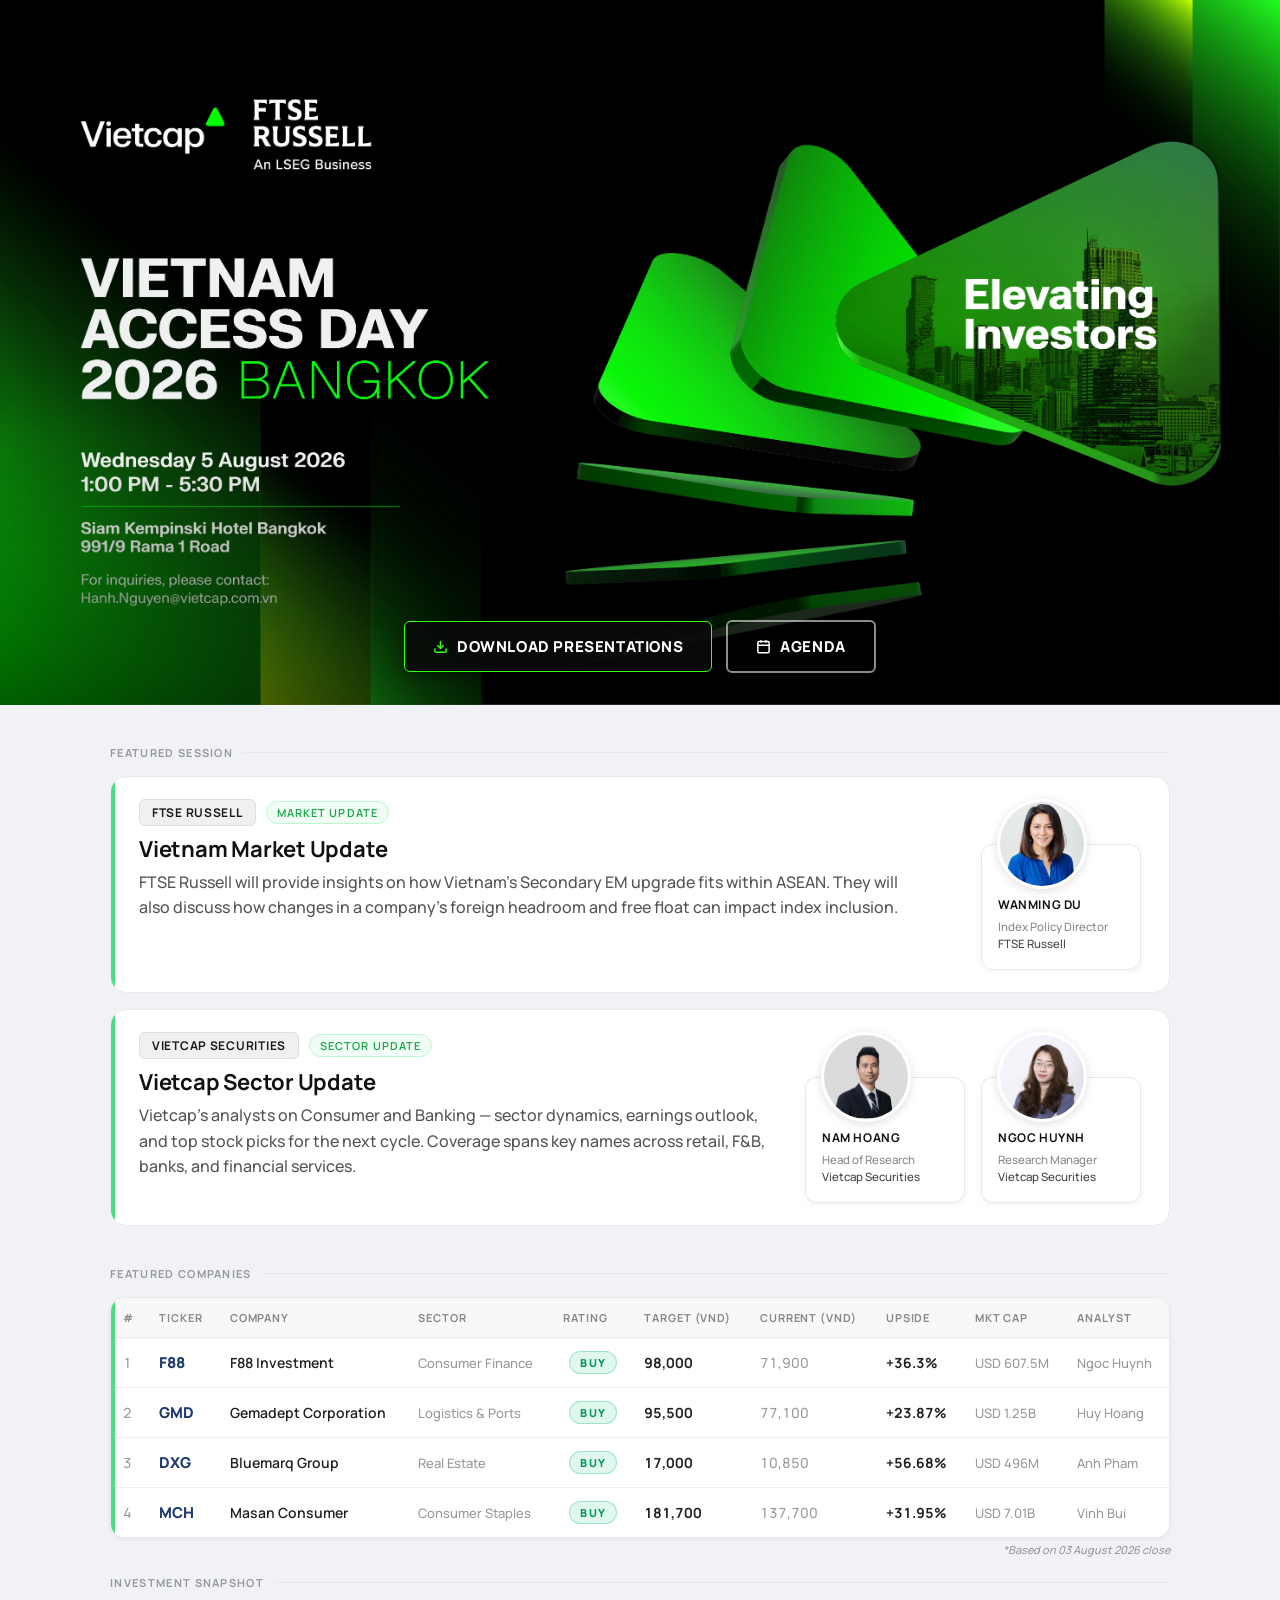
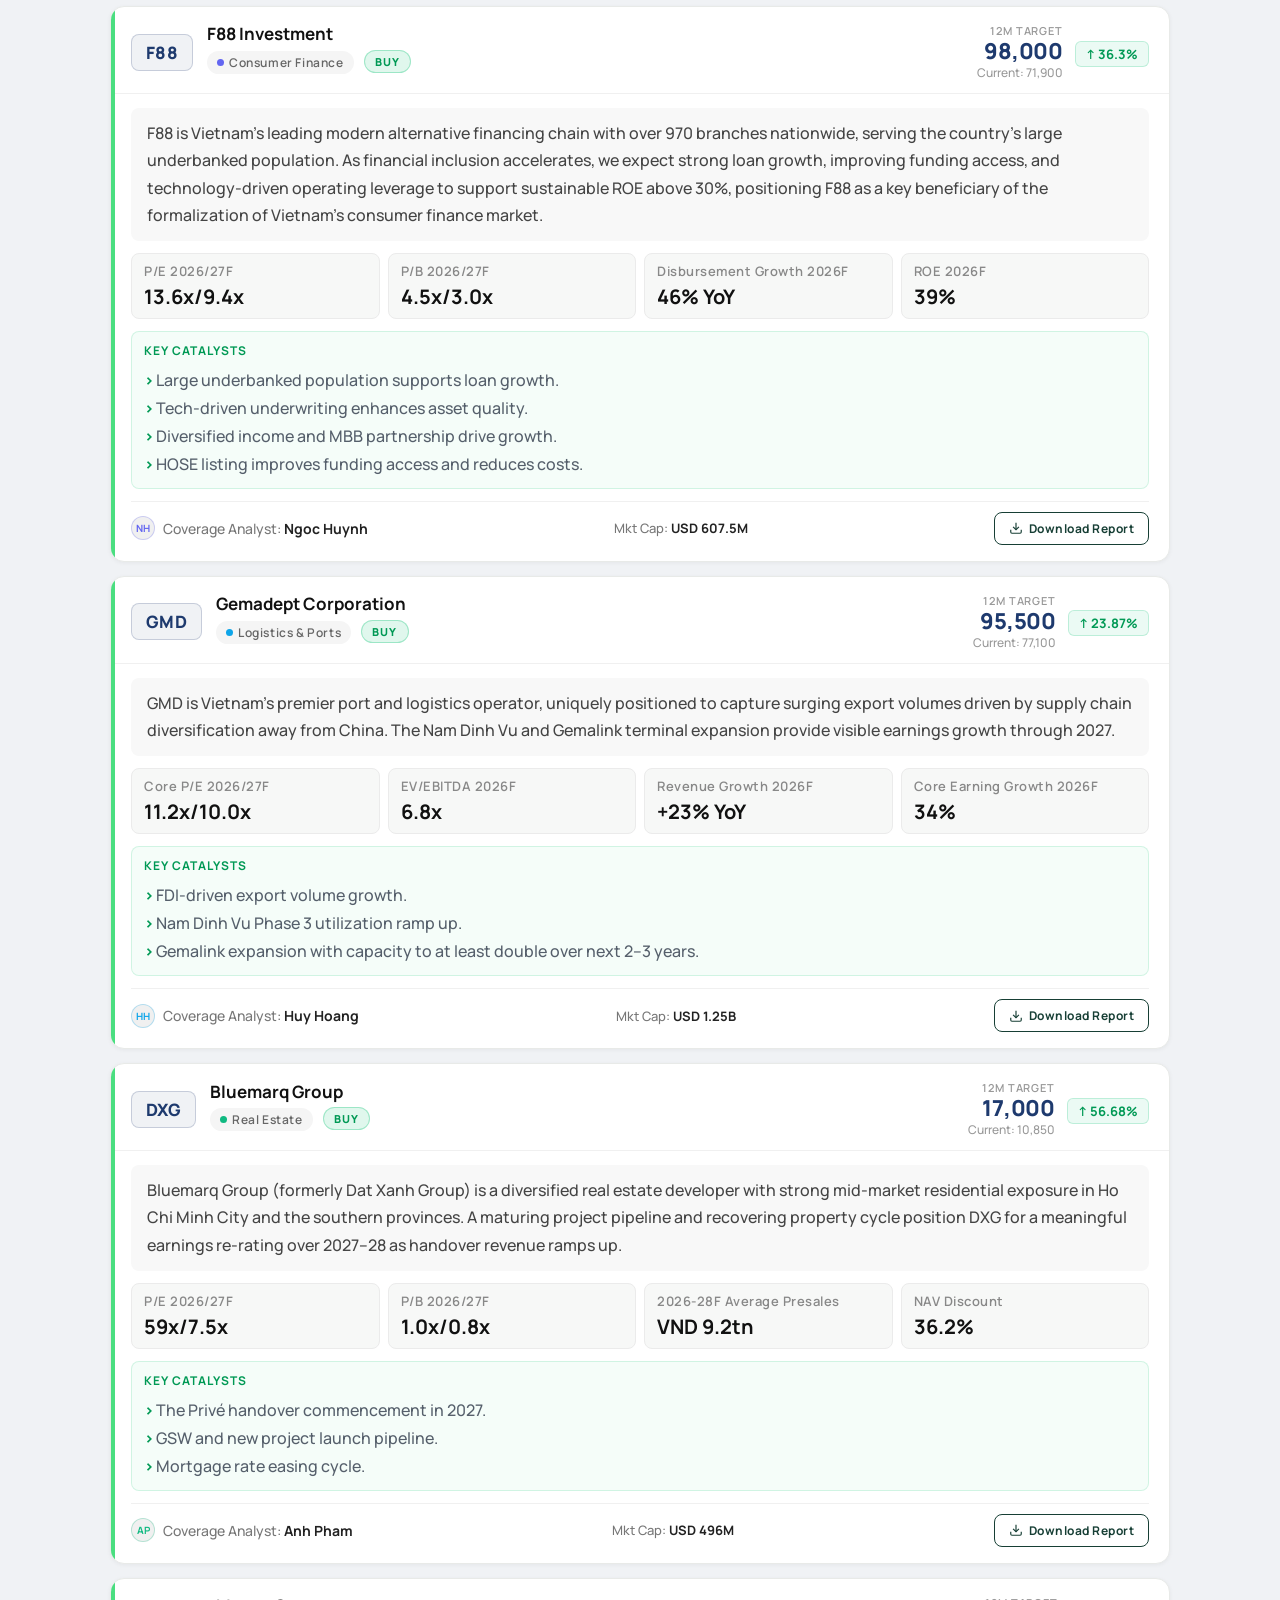
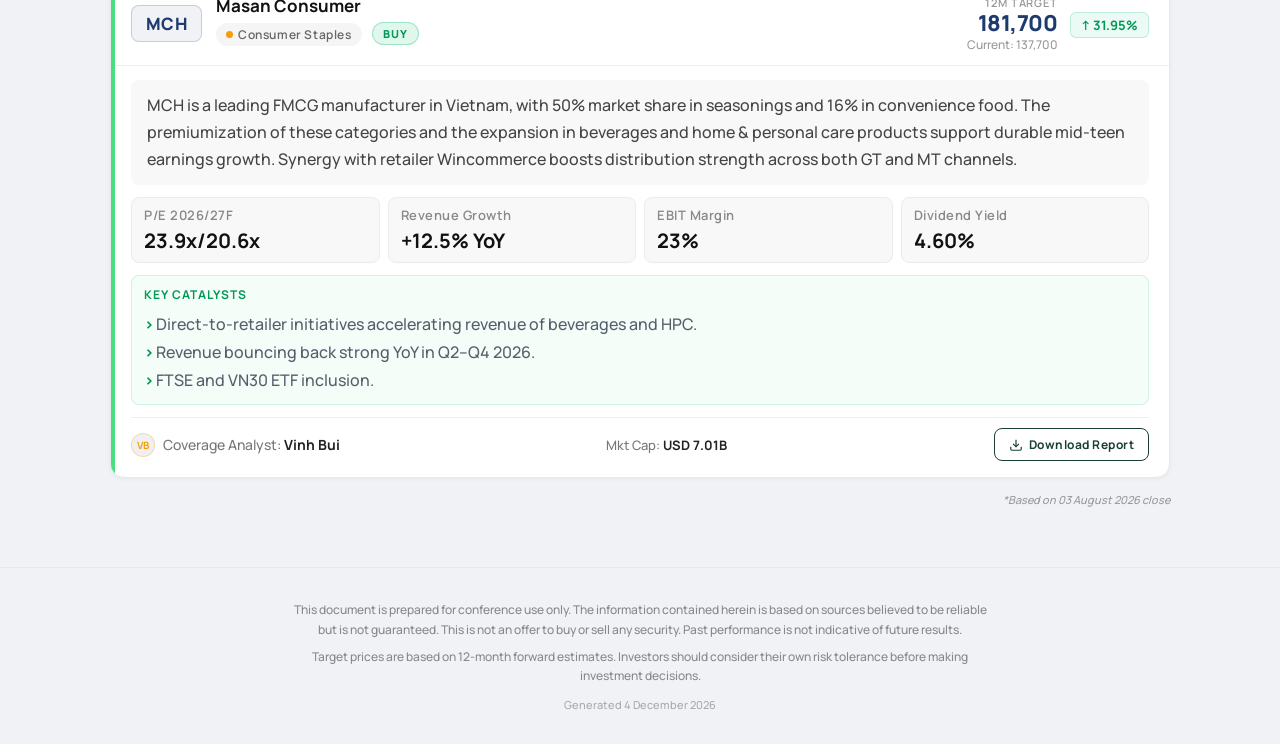
<file: docs/index.html>
<!DOCTYPE html>
<html lang="en">
<head>
<meta charset="UTF-8">
<meta name="viewport" content="width=device-width, initial-scale=1.0">
<link rel="preconnect" href="https://fonts.googleapis.com">
<link rel="preconnect" href="https://fonts.gstatic.com" crossorigin>
<link href="https://fonts.googleapis.com/css2?family=DM+Sans:wght@400;500;600;700;800&family=Manrope:wght@400;600;700;800&display=swap" rel="stylesheet">
<title>Vietcap Conference</title>
<style>
  :root {
    --bg: #f0f2f5;
    --surface: #ffffff;
    --surface2: #f5f5f5;
    --border: #e8e8e8;
    --text: #101820;
    --muted: #97999b;
    --green: #00bf6f;
    --dark: #173f35;
    --gold: #c08f4f;
    --buy-green: #00bf6f;
    --out-amber: #c08f4f;
  }

  * { box-sizing: border-box; margin: 0; padding: 0; }

  body {
    font-family: 'Manrope', 'DM Sans', 'Segoe UI', system-ui, -apple-system, sans-serif;
    background: var(--bg);
    color: var(--text);
    min-height: 100vh;
    font-size: 110%;
    font-weight: 500;
    -webkit-font-smoothing: antialiased;
    -moz-osx-font-smoothing: grayscale;
  }

  /* ── PDF Button ── */
  .pdf-btn {
    display: inline-flex;
    align-items: center;
    gap: 6px;
    font-size: 12px;
    font-weight: 700;
    letter-spacing: .04em;
    color: #173f35;
    background: #fff;
    border: 1.5px solid #173f35;
    border-radius: 8px;
    padding: 7px 14px;
    cursor: pointer;
    transition: background .15s, color .15s;
    white-space: nowrap;
    text-decoration: none;
    margin-left: auto;
  }
  .pdf-btn:hover { background: #173f35; color: #fff; }

  /* ── Hero ── */
  .hero {
    background: #000;
    border-bottom: none;
    position: relative;
  }
  .hero-backdrop {
    display: block;
    width: 100%;
    height: auto;
    max-height: 95vh;
    object-fit: cover;
    object-position: center center;
  }
  /* gradient scrim so buttons always read against the artwork */
  .hero::after {
    content: '';
    position: absolute;
    left: 0; right: 0; bottom: 0;
    height: 38%;
    background: linear-gradient(to top, rgba(0,0,0,0.62) 0%, transparent 100%);
    pointer-events: none;
  }

  /* ── FTSE Session ── */
  .ftse-session {
    background: #ffffff;
    border: 1px solid #e8eae8;
    border-radius: 16px;
    padding: 22px 28px;
    margin-bottom: 8px;
    position: relative;
    overflow: hidden;
  }
  .ftse-session::before {
    content: '';
    position: absolute;
    top: 0; left: 0;
    width: 4px; height: 100%;
    background: #4ADE80;
    border-radius: 16px 0 0 16px;
  }
  .ftse-body {
    display: flex;
    gap: 36px;
    align-items: flex-start;
  }
  .ftse-content { flex: 1; min-width: 0; }
  .ftse-speakers-row {
    display: flex;
    gap: 16px;
    flex-shrink: 0;
  }
  .ftse-speaker {
    position: relative;
    flex-shrink: 0;
    width: 160px;
    display: flex;
    flex-direction: column;
    align-items: flex-start;
  }
  .ftse-speaker img,
  .ftse-speaker-initials {
    width: 90px;
    height: 90px;
    border-radius: 50%;
    object-fit: cover;
    object-position: center top;
    border: 3px solid #fff;
    box-shadow: 0 2px 10px rgba(0,0,0,.13);
    position: relative;
    z-index: 1;
    margin-left: 16px;
    margin-bottom: -45px;
  }
  .ftse-speaker-initials {
    background: #e8e8e8;
    display: flex;
    align-items: center;
    justify-content: center;
    font-size: 26px;
    font-weight: 700;
    color: #999;
  }
  .ftse-speaker-card {
    background: #fff;
    border: 1px solid #e8e8e8;
    border-radius: 12px;
    padding: 52px 16px 18px;
    width: 100%;
    box-sizing: border-box;
    text-align: left;
    box-shadow: 0 1px 6px rgba(0,0,0,.06);
  }
  .ftse-speaker-name {
    font-size: 12px;
    font-weight: 700;
    color: #111;
    text-align: left;
    letter-spacing: .05em;
    text-transform: uppercase;
    line-height: 1.4;
    margin-bottom: 4px;
  }
  .ftse-speaker-role {
    font-size: 11.5px;
    color: #888;
    text-align: left;
    line-height: 1.6;
  }
  .ftse-speaker-company {
    font-size: 11.5px;
    color: #444;
    text-align: left;
    font-weight: 500;
  }
  .ftse-logo-row {
    display: flex;
    align-items: center;
    gap: 10px;
    margin-bottom: 8px;
  }
  .ftse-badge {
    font-size: 12px;
    font-weight: 700;
    letter-spacing: .06em;
    text-transform: uppercase;
    color: #1a1a1a;
    background: #f0f0f0;
    border: 1px solid #ddd;
    border-radius: 6px;
    padding: 4px 12px;
  }
  .ftse-tag {
    font-size: 11px;
    font-weight: 600;
    letter-spacing: .1em;
    text-transform: uppercase;
    color: #16a34a;
    border: 1px solid #bbf7d0;
    background: #f0fdf4;
    border-radius: 20px;
    padding: 3px 10px;
  }
  .ftse-title {
    font-size: 22px;
    font-weight: 700;
    color: #111111;
    letter-spacing: -.01em;
    margin-bottom: 6px;
  }
  .ftse-desc {
    font-size: 16px;
    line-height: 1.6;
    color: #555;
    max-width: 780px;
    margin-bottom: 0;
  }
  .ftse-meta {
    display: flex;
    gap: 10px;
    flex-wrap: wrap;
    font-size: 12px;
    font-weight: 500;
    color: #444;
  }
  .ftse-meta span {
    display: flex;
    align-items: center;
    gap: 6px;
    background: #f5f5f5;
    border: 1px solid #e0e0e0;
    border-radius: 20px;
    padding: 5px 12px;
  }

  /* ── Layout ── */
  .container { max-width: 1100px; margin: 0 auto; padding: 0 20px; }
  .section-label {
    font-size: 11px;
    font-weight: 700;
    letter-spacing: .12em;
    text-transform: uppercase;
    color: var(--muted);
    margin: 40px 0 16px;
    display: flex;
    align-items: center;
    gap: 10px;
  }
  .section-label::after {
    content: '';
    flex: 1;
    height: 1px;
    background: var(--border);
  }

  /* ── Company Card ── */
  .company-card {
    background: #ffffff;
    border: 1px solid #e8eae8;
    border-radius: 14px;
    margin-bottom: 14px;
    overflow: hidden;
    transition: box-shadow .2s;
    box-shadow: 0 1px 4px rgba(0,0,0,.05);
    position: relative;
  }
  .company-card::before {
    content: '';
    position: absolute;
    top: 0; left: 0;
    width: 4px; height: 100%;
    background: #4ADE80;
    border-radius: 14px 0 0 14px;
  }
  .company-card:hover {
    box-shadow: 0 4px 16px rgba(0,0,0,.08);
  }

  .card-header {
    display: flex;
    align-items: center;
    gap: 14px;
    padding: 16px 20px 12px 20px;
    flex-wrap: wrap;
    border-bottom: 1px solid #f0f0f0;
  }
  .card-num { display: none; }
  .ticker-block { flex: 0 0 auto; }
  .ticker-badge {
    display: inline-flex;
    align-items: center;
    font-size: 17px;
    font-weight: 800;
    letter-spacing: .02em;
    padding: 6px 14px;
    border-radius: 8px;
    border: 1.5px solid;
  }
  .company-name {
    font-size: 17px;
    font-weight: 700;
    line-height: 1.2;
    margin-bottom: 2px;
    color: #111;
  }
  .sector-tag {
    display: inline-flex;
    align-items: center;
    gap: 5px;
    font-size: 12px;
    font-weight: 600;
    letter-spacing: .05em;
    padding: 3px 10px;
    border-radius: 20px;
    background: #f5f5f5;
    color: #666;
    margin-bottom: 6px;
  }
  .sector-dot { width: 7px; height: 7px; border-radius: 50%; }

  .rating-pill {
    display: inline-block;
    font-size: 11px;
    font-weight: 800;
    letter-spacing: .1em;
    padding: 3px 10px;
    border-radius: 20px;
    margin-left: 6px;
  }
  .rating-BUY { background: rgba(0,191,111,.12); color: #009955; border: 1px solid rgba(0,191,111,.3); }
  .rating-OUTPERFORM { background: rgba(192,143,79,.12); color: #a07030; border: 1px solid rgba(192,143,79,.3); }

  .price-block {
    margin-left: auto;
    display: flex;
    align-items: center;
    gap: 12px;
    flex: 0 0 auto;
  }
  .price-block-inner { text-align: right; }
  .target-price {
    font-size: 22px;
    font-weight: 800;
    letter-spacing: -.01em;
    line-height: 1;
    color: #1e3a6e;
  }
  .price-label { font-size: 11px; color: #999; margin-bottom: 2px; font-weight: 600; letter-spacing: .08em; text-transform: uppercase; }
  .upside-badge {
    display: inline-block;
    font-size: 13px;
    font-weight: 700;
    color: #009955;
    background: rgba(0,191,111,.08);
    border: 1px solid rgba(0,191,111,.2);
    border-radius: 6px;
    padding: 3px 10px;
    margin-top: 3px;
  }
  .current-price { font-size: 12px; color: #999; margin-top: 2px; }

  .card-body { padding: 14px 20px 16px; }

  /* ── Thesis ── */
  .thesis-box {
    background: #f8f8f8;
    border-radius: 8px;
    padding: 12px 16px;
    font-size: 16px;
    line-height: 1.7;
    color: #444;
    margin-bottom: 12px;
    font-weight: 500;
  }

  /* ── Key Metrics ── */
  .metrics-grid {
    display: grid;
    grid-template-columns: repeat(4, 1fr);
    gap: 8px;
    margin-bottom: 12px;
  }
  .metric-cell {
    background: #f7f8f7;
    border: 1px solid #ebebeb;
    border-radius: 8px;
    padding: 8px 12px;
  }
  .metric-label { font-size: 13px; color: #888; font-weight: 600; letter-spacing: .04em; margin-bottom: 3px; }
  .metric-value { font-size: 20px; font-weight: 700; color: #111; }

  /* ── Catalysts & Risks ── */
  .two-col { display: grid; grid-template-columns: 1fr 1fr; gap: 16px; }
  @media (max-width: 600px) { .two-col { grid-template-columns: 1fr; } }

  .list-box { border-radius: 8px; padding: 10px 12px; }
  .list-box.catalysts { background: rgba(0,191,111,.04); border: 1px solid rgba(0,191,111,.15); }
  .list-box.risks     { background: rgba(220,50,50,.03);  border: 1px solid rgba(220,50,50,.12);  }
  .list-title {
    font-size: 12px;
    font-weight: 700;
    letter-spacing: .08em;
    text-transform: uppercase;
    margin-bottom: 7px;
  }
  .list-box.catalysts .list-title { color: #009955; }
  .list-box.risks     .list-title { color: #cc3333; }
  .list-box ul { list-style: none; }
  .list-box ul li {
    font-size: 16px;
    color: #555f6b;
    padding: 2px 0;
    padding-left: 12px;
    position: relative;
    line-height: 1.5;
  }
  .list-box ul li::before { content: '›'; position: absolute; left: 0; font-weight: 700; }
  .list-box.catalysts ul li::before { color: #009955; }
  .list-box.risks     ul li::before { color: #cc3333; }

  /* ── Analyst ── */
  .analyst-row {
    display: flex;
    align-items: center;
    gap: 8px;
    margin-top: 12px;
    padding-top: 10px;
    border-top: 1px solid #f0f0f0;
  }
  .analyst-avatar {
    width: 24px; height: 24px;
    border-radius: 50%;
    display: flex; align-items: center; justify-content: center;
    font-size: 10px; font-weight: 700;
    background: #f0f0f0;
    border: 1px solid #ddd;
    flex-shrink: 0;
  }
  .analyst-name { font-size: 14px; color: #777; }
  .analyst-name strong { color: #222; font-weight: 700; }
  .market-cap { margin-left: auto; font-size: 13px; color: #777; }
  .market-cap strong { color: #222; font-weight: 700; }

  /* ── Summary table ── */
  .summary-table-wrap {
    position: relative;
    border-radius: 14px;
    overflow: hidden;
    border: 1px solid #e8eae8;
    box-shadow: 0 1px 4px rgba(0,0,0,.06);
    margin-bottom: 4px;
  }
  .summary-table-wrap::before {
    content: '';
    position: absolute;
    top: 0; left: 0;
    width: 4px; height: 100%;
    background: #4ADE80;
    z-index: 1;
  }
  .summary-table {
    width: 100%;
    border-collapse: collapse;
    font-size: 14px;
    background: #ffffff;
  }
  .summary-table th {
    text-align: left;
    padding: 12px 12px;
    font-size: 11px;
    font-weight: 700;
    letter-spacing: .08em;
    text-transform: uppercase;
    white-space: nowrap;
    color: #888;
    background: #f7f8f7;
    border-bottom: 1px solid #e8eae8;
  }
  .summary-table td {
    padding: 13px 12px;
    border-bottom: 1px solid #eee;
    vertical-align: middle;
    color: #222;
    white-space: nowrap;
  }
  .summary-table tr:last-child td { border-bottom: none; }
  .summary-table tr:hover td { background: #fafcfa; }
  .ticker-cell { font-weight: 800; font-size: 15px; }
  .upside-cell { font-weight: 700; color: #009955; }
  .num-cell { font-variant-numeric: tabular-nums; }

  /* ── Footer ── */
  footer {
    margin-top: 60px;
    padding: 32px 20px;
    border-top: 1px solid var(--border);
    text-align: center;
    background: #f0f2f5;
  }
  footer p {
    font-size: 12px;
    color: #888;
    max-width: 700px;
    margin: 0 auto 8px;
    line-height: 1.6;
  }
  footer .gen-time { font-size: 11px; color: #aaa; margin-top: 12px; }

  /* ── Hero CTA buttons ── */
  .hero-cta {
    position: absolute;
    bottom: 32px;
    left: 0; right: 0;
    display: flex;
    gap: 14px;
    justify-content: center;
    align-items: center;
    z-index: 2;
    padding: 0 24px;
  }
  .hero-btn {
    display: inline-flex;
    align-items: center;
    gap: 9px;
    font-family: 'Manrope', 'DM Sans', sans-serif;
    font-size: 15px;
    font-weight: 800;
    letter-spacing: .04em;
    text-transform: uppercase;
    border-radius: 6px;
    padding: 14px 28px;
    cursor: pointer;
    text-decoration: none;
    white-space: nowrap;
    transition: background .15s, color .15s, border-color .15s, transform .1s;
  }
  .hero-btn:hover { transform: translateY(-2px); }
  /* Primary: dark with green border — main action */
  .hero-btn-primary {
    color: #fff;
    background: rgba(10,10,10,0.88);
    border: 1.5px solid #39FF14;
    box-shadow: 0 4px 18px rgba(0,0,0,0.35);
  }
  .hero-btn-primary:hover { background: rgba(20,20,20,0.97); box-shadow: 0 6px 24px rgba(0,0,0,0.5); }
  /* Secondary: outlined — supporting action */
  .hero-btn-secondary {
    color: #fff;
    background: transparent;
    border: 2px solid rgba(255,255,255,0.55);
  }
  .hero-btn-secondary:hover { border-color: #39FF14; color: #39FF14; }

  /* ── Mobile ── */
  @media (max-width: 768px) {
    .container { padding: 0 14px; }

    /* Hero */
    .hero-backdrop { max-height: 55vw; object-fit: cover; }
    .hero-cta { bottom: 7px; gap: 5px; padding: 0 8px; }
    .hero-btn { font-size: 8px; padding: 5px 9px; gap: 4px; letter-spacing: .02em; border-width: 1px; border-radius: 4px; }
    .hero-btn svg { width: 9px; height: 9px; }

    /* FTSE card */
    .ftse-session { padding: 18px 16px; }
    .ftse-body { flex-direction: column; gap: 16px; }
    .ftse-speakers-row { flex-direction: column; gap: 12px; width: 100%; }
    .ftse-speaker { flex-direction: row; align-items: center; width: 100%; gap: 14px; }
    .ftse-speaker img, .ftse-speaker-initials { width: 60px; height: 60px; margin-left: 0; margin-bottom: 0; }
    .ftse-speaker-card { padding: 12px 14px; }
    .ftse-speaker-name { font-size: 12px; }
    .ftse-speaker-role, .ftse-speaker-company { font-size: 11px; }
    .ftse-title { font-size: 17px; }
    .ftse-desc { font-size: 13px; }
    .ftse-logo-row { flex-wrap: wrap; }

    /* Section labels */
    .section-label { margin: 28px 0 12px; font-size: 10px; }

    /* Summary table */
    .summary-table-wrap { overflow-x: auto; }
    .summary-table { font-size: 12px; min-width: 560px; }
    .summary-table th, .summary-table td { padding: 9px 10px; }

    /* Company cards */
    .company-card { border-radius: 12px; }
    .card-header {
      padding: 14px 14px 10px;
      gap: 8px;
      flex-wrap: wrap;
    }
    .ticker-block { flex: 0 0 auto; }
    .ticker-badge { font-size: 13px; padding: 4px 10px; }
    .card-header > div:nth-child(2) { flex: 1; min-width: 0; }
    .company-name { font-size: 14px; }
    .sector-tag { font-size: 11px; }
    .price-block {
      flex: 0 0 100%;
      flex-direction: row;
      align-items: center;
      justify-content: space-between;
      background: #f8f8f8;
      border-radius: 8px;
      padding: 8px 12px;
      margin-top: 2px;
    }
    .price-block-inner { text-align: left; }
    .target-price { font-size: 18px; }
    .upside-badge { font-size: 12px; padding: 3px 10px; margin-top: 0; }
    .current-price { font-size: 11px; }
    .card-body { padding: 12px 14px 14px; }
    .thesis-box { font-size: 13px; line-height: 1.6; padding: 10px 12px; }
    .metrics-grid { grid-template-columns: repeat(2, 1fr); gap: 8px; }
    .metric-label { font-size: 11px; }
    .metric-value { font-size: 15px; }
    .list-title { font-size: 11px; }
    .list-box ul li { font-size: 13px; }
    .two-col { grid-template-columns: 1fr; gap: 8px; }
    .analyst-row { flex-wrap: wrap; gap: 6px; font-size: 13px; }
    .pdf-btn { margin-left: 0; width: 100%; justify-content: center; }
    .market-cap { margin-left: auto; }
  }

  #loading {
    text-align: center;
    padding: 80px 20px;
    color: var(--muted);
    font-size: 15px;
  }
</style>
</head>
<body>

<div class="hero">
  <img src="images/backdrop-bangkok-v2.jpg" alt="Vietnam Access Days 2026 Bangkok" class="hero-backdrop">
  <div class="hero-cta">
    <a class="hero-btn hero-btn-primary" href="presentations/" target="_blank" rel="noopener">
      <svg width="15" height="15" fill="none" stroke="#39FF14" stroke-width="2.4" viewBox="0 0 24 24"><path d="M21 15v4a2 2 0 0 1-2 2H5a2 2 0 0 1-2-2v-4"/><polyline points="7 10 12 15 17 10"/><line x1="12" y1="15" x2="12" y2="3"/></svg>
      Download Presentations
    </a>
    <a class="hero-btn hero-btn-secondary" href="VAD-Bangkok-2026-Agenda.pdf" target="_blank" rel="noopener">
      <svg width="15" height="15" fill="none" stroke="currentColor" stroke-width="2.4" viewBox="0 0 24 24"><rect x="3" y="4" width="18" height="18" rx="2"/><path d="M16 2v4M8 2v4M3 10h18"/></svg>
      Agenda
    </a>
  </div>
</div>


<div class="container">
  <div id="loading">Loading company data…</div>
  <div id="content" style="display:none">

    <div class="section-label">Featured Session</div>
    <div class="ftse-session">
      <div class="ftse-body">
        <div class="ftse-content">
          <div class="ftse-logo-row">
            <span class="ftse-badge">FTSE Russell</span>
            <span class="ftse-tag">Market Update</span>
          </div>
          <div class="ftse-title">Vietnam Market Update</div>
          <p class="ftse-desc">FTSE Russell will provide insights on how Vietnam's Secondary EM upgrade fits within ASEAN. They will also discuss how changes in a company's foreign headroom and free float can impact index inclusion.</p>
        </div>
        <div class="ftse-speaker">
          <img src="images/wanming-du.jpg" alt="Wanming Du" id="ftse-speaker-avatar" style="width:90px;height:90px;border-radius:50%;object-fit:cover;object-position:center top;flex-shrink:0;">
          <div class="ftse-speaker-card">
            <div class="ftse-speaker-name">Wanming Du</div>
            <div class="ftse-speaker-role">Index Policy Director</div>
            <div class="ftse-speaker-company">FTSE Russell</div>
          </div>
        </div>
      </div>
    </div>

    <div class="ftse-session" style="margin-top:16px">
      <div class="ftse-body">
        <div class="ftse-content">
          <div class="ftse-logo-row">
            <span class="ftse-badge">Vietcap Securities</span>
            <span class="ftse-tag">Sector Update</span>
          </div>
          <div class="ftse-title">Vietcap Sector Update</div>
          <p class="ftse-desc">Vietcap's analysts on Consumer and Banking — sector dynamics, earnings outlook, and top stock picks for the next cycle. Coverage spans key names across retail, F&B, banks, and financial services.</p>
        </div>
        <div class="ftse-speakers-row">
          <div class="ftse-speaker">
            <img src="images/nam-hoang.jpg" alt="Nam Hoang" style="width:90px;height:90px;border-radius:50%;object-fit:cover;object-position:center top;flex-shrink:0;">
            <div class="ftse-speaker-card">
              <div class="ftse-speaker-name">Nam Hoang</div>
              <div class="ftse-speaker-role">Head of Research</div>
              <div class="ftse-speaker-company">Vietcap Securities</div>
            </div>
          </div>
          <div class="ftse-speaker">
            <img src="images/ngoc-huynh.jpg" alt="Ngoc Huynh" style="width:90px;height:90px;border-radius:50%;object-fit:cover;object-position:center top;flex-shrink:0;">
            <div class="ftse-speaker-card">
              <div class="ftse-speaker-name">Ngoc Huynh</div>
              <div class="ftse-speaker-role">Research Manager</div>
              <div class="ftse-speaker-company">Vietcap Securities</div>
            </div>
          </div>
        </div>
      </div>
    </div>

    <div class="section-label">Featured Companies</div>
    <div class="summary-table-wrap"><table class="summary-table" id="summary-table">
      <thead>
        <tr>
          <th>#</th>
          <th>Ticker</th>
          <th>Company</th>
          <th>Sector</th>
          <th>Rating</th>
          <th>Target (VND)</th>
          <th>Current (VND)</th>
          <th>Upside</th>
          <th>Mkt Cap</th>
          <th>Analyst</th>
        </tr>
      </thead>
      <tbody id="summary-body"></tbody>
    </table></div>
    <p style="font-size:11px;color:#999;font-style:italic;margin:2px 0 0 0;text-align:right;">*Based on 03 August 2026 close</p>

    <div class="section-label" style="margin-top:18px;">Investment Snapshot</div>
    <div id="cards-container"></div>
    <p style="font-size:11px;color:#999;font-style:italic;margin:2px 0 0 0;text-align:right;">*Based on 03 August 2026 close</p>

  </div>
</div>

<footer>
  <p>This document is prepared for conference use only. The information contained herein is based on sources believed to be reliable but is not guaranteed. This is not an offer to buy or sell any security. Past performance is not indicative of future results.</p>
  <p>Target prices are based on 12-month forward estimates. Investors should consider their own risk tolerance before making investment decisions.</p>
  <div class="gen-time" id="gen-time"></div>
</footer>

<script>
async function load() {
  const res = await fetch('data/companies.json?v=' + Date.now());
  const data = await res.json();
  const conf = data.conference;
  const companies = data.companies;

  // Hero
  document.title = 'Vietcap Conference';

  // Summary table
  const tbody = document.getElementById('summary-body');
  companies.forEach(c => {
    const tr = document.createElement('tr');
    tr.innerHTML = `
      <td class="num-cell" style="color:var(--muted)">${c.id}</td>
      <td class="ticker-cell" style="color:#1e3a6e">${c.ticker}</td>
      <td style="font-weight:600">${c.name}</td>
      <td style="color:var(--muted);font-size:13px">${c.sector}</td>
      <td><span class="rating-pill rating-${c.rating}">${c.rating}</span></td>
      <td class="num-cell" style="font-weight:700">${c.targetPrice.toLocaleString()}</td>
      <td class="num-cell" style="color:var(--muted)">${c.currentPrice.toLocaleString()}</td>
      <td class="upside-cell num-cell">+${c.upside}%</td>
      <td style="color:var(--muted);font-size:13px">${c.marketCap}</td>
      <td style="font-size:13px;color:var(--muted)">${c.analyst}</td>
    `;
    tbody.appendChild(tr);
  });

  // Cards
  const container = document.getElementById('cards-container');
  companies.forEach(c => {
    const initials = c.analyst.split(' ').map(w => w[0]).join('').slice(0,2).toUpperCase();
    // Auto-calculate NAV Discount for DXG
    if (c.ticker === 'DXG') {
      const navMetric = c.keyMetrics.find(m => m.label === 'NAV Discount');
      if (navMetric) navMetric.value = Math.abs(c.currentPrice / c.targetPrice - 1).toLocaleString('en', {style:'percent', minimumFractionDigits:1, maximumFractionDigits:1});
    }
    const card = document.createElement('div');
    card.className = 'company-card';
    card.innerHTML = `
      <div class="card-header">
        <div class="ticker-block">
          <div class="ticker-badge" style="color:#1e3a6e;border-color:#1e3a6e33;background:#1e3a6e11">
            ${c.ticker}
          </div>
        </div>
        <div style="flex:1;min-width:200px">
          <div class="company-name">${c.name}</div>
          <div>
            <span class="sector-tag">
              <span class="sector-dot" style="background:${c.sectorColor}"></span>
              ${c.sector}
            </span>
            <span class="rating-pill rating-${c.rating}">${c.rating}</span>
          </div>
        </div>
        <div class="price-block">
          <div class="price-block-inner">
            <div class="price-label">12M Target</div>
            <div class="target-price">${c.targetPrice.toLocaleString()}</div>
            <div class="current-price">Current: ${c.currentPrice.toLocaleString()}</div>
          </div>
          <span class="upside-badge">↑ ${c.upside}%</span>
        </div>
      </div>

      <div class="card-body">
        <div class="thesis-box">
          ${c.thesis}
        </div>

        <div class="metrics-grid">
          ${c.keyMetrics.map(m => `
            <div class="metric-cell">
              <div class="metric-label">${m.label}</div>
              <div class="metric-value">${m.value}</div>
            </div>
          `).join('')}
        </div>

        <div class="list-box catalysts">
            <div class="list-title">Key Catalysts</div>
            <ul>${c.catalysts.map(x => `<li>${x}</li>`).join('')}</ul>
          </div>

        <div class="analyst-row">
          <div class="analyst-avatar" style="color:${c.sectorColor};border-color:${c.sectorColor}44">${initials}</div>
          <div class="analyst-name">Coverage Analyst: <strong>${c.analyst}</strong></div>
          <div class="market-cap">Mkt Cap: <strong>${c.marketCap}</strong></div>
          <a class="pdf-btn" href="reports/${c.ticker}.pdf" download="${c.ticker}_VAD_Bangkok_2026.pdf">
            <svg width="14" height="14" fill="none" stroke="currentColor" stroke-width="2" viewBox="0 0 24 24"><path d="M21 15v4a2 2 0 0 1-2 2H5a2 2 0 0 1-2-2v-4"/><polyline points="7 10 12 15 17 10"/><line x1="12" y1="15" x2="12" y2="3"/></svg>
            Download Report
          </a>
        </div>
      </div>
    `;
    container.appendChild(card);
  });

  document.getElementById('loading').style.display = 'none';
  document.getElementById('content').style.display = 'block';

  const now = new Date();
  document.getElementById('gen-time').textContent = 'Generated ' + now.toLocaleDateString('en-GB', {day:'numeric',month:'long',year:'numeric'});
}


load().catch(e => {
  document.getElementById('loading').textContent = 'Error loading data: ' + e.message;
});
</script>
</body>
</html>
</file>
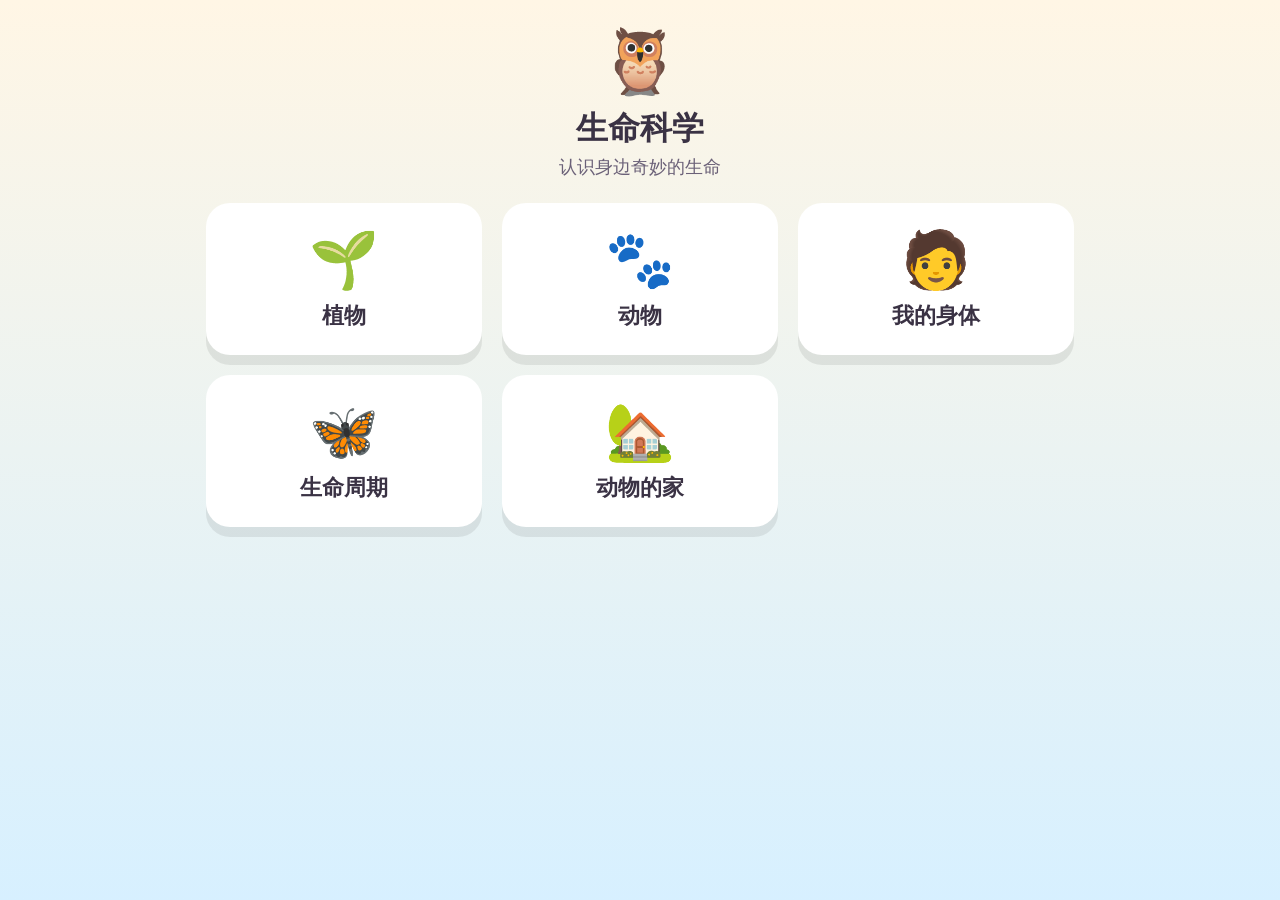
<file: kids-website/index.html>
<!DOCTYPE html>
<html lang="zh-CN">
<head>
<meta charset="UTF-8">
<meta name="viewport" content="width=device-width, initial-scale=1.0, maximum-scale=1.0, user-scalable=no">
<title>科学乐园 - 我的生命科学小天地</title>
<link rel="icon" href="data:image/svg+xml,<svg xmlns=%22http://www.w3.org/2000/svg%22 viewBox=%220 0 100 100%22><text y=%22.9em%22 font-size=%2290%22>🦉</text></svg>">
<link rel="stylesheet" href="css/style.css">
</head>
<body>
<div id="app"></div>
<script src="js/data.js"></script>
<script src="js/app.js"></script>
</body>
</html>
</file>
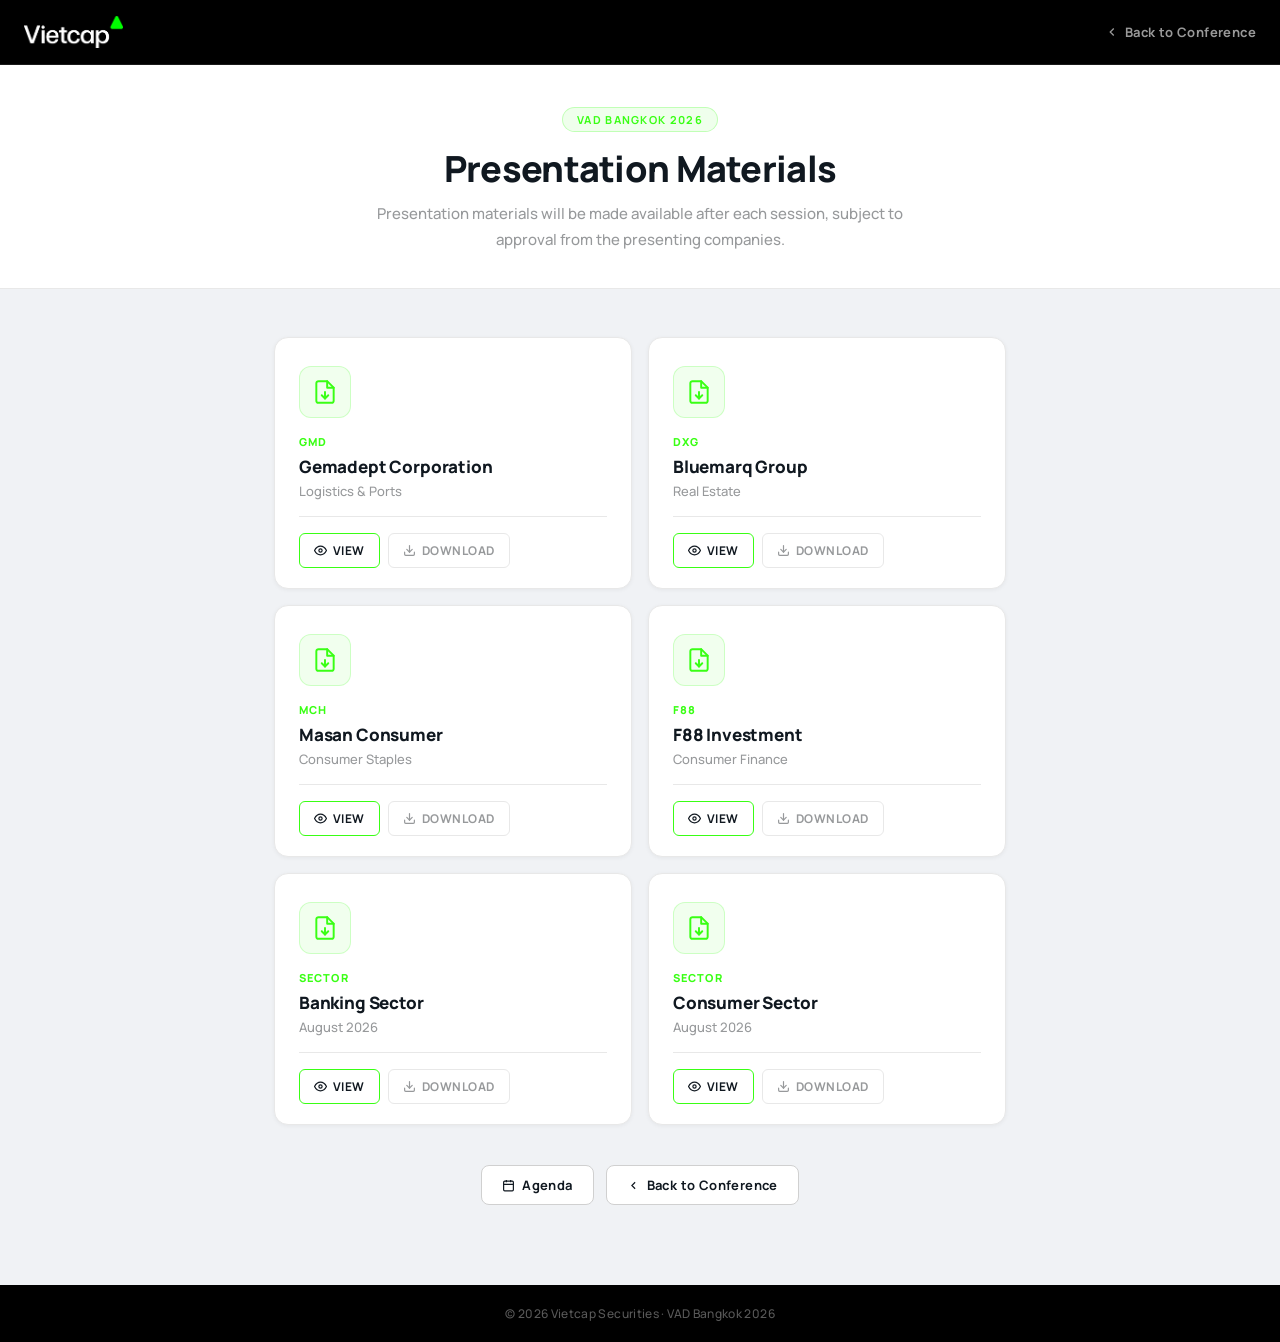
<file: docs/presentations/index.html>
<!DOCTYPE html>
<html lang="en">
<head>
<meta charset="UTF-8">
<meta name="viewport" content="width=device-width, initial-scale=1.0">
<link rel="preconnect" href="https://fonts.googleapis.com">
<link rel="preconnect" href="https://fonts.gstatic.com" crossorigin>
<link href="https://fonts.googleapis.com/css2?family=DM+Sans:wght@400;500;600;700;800&family=Manrope:wght@400;600;700;800&display=swap" rel="stylesheet">
<title>Presentation Materials — Vietcap Conference</title>
<style>
  :root {
    --bg: #f0f2f5;
    --surface: #ffffff;
    --border: #e8e8e8;
    --text: #101820;
    --muted: #97999b;
    --green: #39FF14;
    --dark: #173f35;
  }

  * { box-sizing: border-box; margin: 0; padding: 0; }

  body {
    font-family: 'Manrope', 'DM Sans', system-ui, sans-serif;
    background: var(--bg);
    color: var(--text);
    min-height: 100vh;
    font-size: 110%;
    font-weight: 500;
    -webkit-font-smoothing: antialiased;
  }

  /* ── Top bar ── */
  .topbar {
    background: #000;
    border-bottom: 1px solid #1a1a1a;
    padding: 16px 24px;
    display: flex;
    align-items: center;
    justify-content: space-between;
    gap: 16px;
  }
  .topbar-logo {
    display: flex;
    align-items: center;
    text-decoration: none;
  }
  .topbar-logo img {
    height: 32px;
    width: auto;
    display: block;
  }
  .topbar-back {
    display: inline-flex;
    align-items: center;
    gap: 6px;
    font-size: 13px;
    font-weight: 700;
    color: rgba(255,255,255,0.6);
    text-decoration: none;
    letter-spacing: .03em;
    transition: color .15s;
  }
  .topbar-back:hover { color: var(--green); }

  /* ── Page header ── */
  .page-header {
    background: #fff;
    border-bottom: 1px solid var(--border);
    padding: 40px 24px 36px;
    text-align: center;
  }
  .page-header-inner { max-width: 680px; margin: 0 auto; }
  .page-label {
    display: inline-block;
    font-size: 11px;
    font-weight: 700;
    letter-spacing: .12em;
    text-transform: uppercase;
    color: var(--green);
    background: rgba(57,255,20,.08);
    border: 1px solid rgba(57,255,20,.25);
    border-radius: 20px;
    padding: 4px 14px;
    margin-bottom: 16px;
  }
  .page-title {
    font-size: clamp(24px, 4vw, 36px);
    font-weight: 800;
    letter-spacing: -.02em;
    color: #101820;
    margin-bottom: 12px;
    line-height: 1.15;
  }
  .page-desc {
    font-size: 15px;
    color: var(--muted);
    line-height: 1.7;
    max-width: 560px;
    margin: 0 auto;
  }

  /* ── Container ── */
  .container {
    max-width: 780px;
    margin: 0 auto;
    padding: 48px 24px 80px;
  }

  /* ── Placeholder card ── */
  .placeholder-card {
    background: var(--surface);
    border: 1px solid var(--border);
    border-radius: 16px;
    padding: 64px 40px;
    text-align: center;
    box-shadow: 0 1px 4px rgba(0,0,0,.05);
  }
  .placeholder-icon {
    width: 64px;
    height: 64px;
    background: rgba(57,255,20,.07);
    border: 1.5px solid rgba(57,255,20,.2);
    border-radius: 50%;
    display: flex;
    align-items: center;
    justify-content: center;
    margin: 0 auto 24px;
  }
  .placeholder-title {
    font-size: 18px;
    font-weight: 800;
    color: #101820;
    margin-bottom: 10px;
    letter-spacing: -.01em;
  }
  .placeholder-text {
    font-size: 14px;
    color: var(--muted);
    line-height: 1.75;
    max-width: 400px;
    margin: 0 auto 28px;
  }
  .back-btn {
    display: inline-flex;
    align-items: center;
    gap: 7px;
    font-size: 13px;
    font-weight: 700;
    letter-spacing: .03em;
    color: #101820;
    background: #fff;
    border: 1.5px solid #d0d0d0;
    border-radius: 8px;
    padding: 10px 20px;
    text-decoration: none;
    transition: border-color .15s, color .15s;
  }
  .back-btn:hover { border-color: var(--green); color: #000; }

  /* ── Footer ── */
  .footer {
    background: #000;
    color: rgba(255,255,255,.35);
    text-align: center;
    font-size: 12px;
    padding: 20px 24px;
    letter-spacing: .03em;
  }

  /* ── File cards ── */
  .files-grid {
    display: grid;
    grid-template-columns: repeat(auto-fill, minmax(280px, 1fr));
    gap: 16px;
  }
  .file-card {
    display: flex;
    flex-direction: column;
    gap: 16px;
    background: var(--surface);
    border: 1px solid var(--border);
    border-radius: 14px;
    padding: 28px 24px 20px;
    text-decoration: none;
    color: var(--text);
    box-shadow: 0 1px 4px rgba(0,0,0,.05);
    transition: border-color .15s, box-shadow .15s, transform .15s;
  }
  .file-card:hover {
    border-color: #39FF14;
    box-shadow: 0 4px 18px rgba(57,255,20,.12);
    transform: translateY(-2px);
  }
  .file-card-icon {
    width: 52px; height: 52px;
    background: rgba(57,255,20,.07);
    border: 1.5px solid rgba(57,255,20,.2);
    border-radius: 12px;
    display: flex; align-items: center; justify-content: center;
  }
  .file-card-body { flex: 1; }
  .file-card-ticker {
    font-size: 11px; font-weight: 800; letter-spacing: .1em;
    text-transform: uppercase; color: #39FF14; margin-bottom: 6px;
  }
  .file-card-name {
    font-size: 17px; font-weight: 800; letter-spacing: -.01em;
    color: #101820; margin-bottom: 4px;
  }
  .file-card-sector {
    font-size: 13px; color: var(--muted);
  }
  .file-card-actions {
    display: flex; gap: 8px;
    border-top: 1px solid var(--border); padding-top: 16px;
  }
  .file-card-btn {
    display: inline-flex; align-items: center; gap: 6px;
    font-size: 12px; font-weight: 700; letter-spacing: .04em;
    text-transform: uppercase; text-decoration: none;
    padding: 8px 14px; border-radius: 6px;
    transition: background .15s, color .15s, border-color .15s;
    border: 1.5px solid var(--border);
    color: var(--muted); background: transparent;
    white-space: nowrap;
  }
  .file-card-btn:hover { border-color: #39FF14; color: #101820; }
  .file-card-btn-primary { border-color: #39FF14; color: #101820; }
  .file-card-btn-primary:hover { background: rgba(57,255,20,.08); }

  @media (max-width: 600px) {
    .topbar { padding: 12px 16px; }
    .page-header { padding: 28px 16px 24px; }
    .container { padding: 32px 16px 60px; }
    .placeholder-card { padding: 40px 20px; }
  }
</style>
</head>
<body>

<header class="topbar">
  <a class="topbar-logo" href="../">
    <img src="../images/vietcap-logo-inverted.png" alt="Vietcap">
  </a>
  <a class="topbar-back" href="../">
    <svg width="14" height="14" fill="none" stroke="currentColor" stroke-width="2.2" viewBox="0 0 24 24"><polyline points="15 18 9 12 15 6"/></svg>
    Back to Conference
  </a>
</header>

<div class="page-header">
  <div class="page-header-inner">
    <div class="page-label">VAD Bangkok 2026</div>
    <h1 class="page-title">Presentation Materials</h1>
    <p class="page-desc">Presentation materials will be made available after each session, subject to approval from the presenting companies.</p>
  </div>
</div>

<div class="container">
  <div class="files-grid">

    <div class="file-card">
      <div class="file-card-icon">
        <svg width="26" height="26" fill="none" stroke="#39FF14" stroke-width="1.8" stroke-linecap="round" stroke-linejoin="round" viewBox="0 0 24 24">
          <path d="M14 2H6a2 2 0 0 0-2 2v16a2 2 0 0 0 2 2h12a2 2 0 0 0 2-2V8z"/>
          <polyline points="14 2 14 8 20 8"/>
          <line x1="12" y1="18" x2="12" y2="12"/>
          <polyline points="9 15 12 18 15 15"/>
        </svg>
      </div>
      <div class="file-card-body">
        <div class="file-card-ticker">GMD</div>
        <div class="file-card-name">Gemadept Corporation</div>
        <div class="file-card-sector">Logistics &amp; Ports</div>
      </div>
      <div class="file-card-actions">
        <a class="file-card-btn file-card-btn-primary" href="VAD-Bangkok-2026-GMD.pdf" target="_blank" rel="noopener">
          <svg width="13" height="13" fill="none" stroke="currentColor" stroke-width="2.2" stroke-linecap="round" stroke-linejoin="round" viewBox="0 0 24 24"><path d="M1 12s4-8 11-8 11 8 11 8-4 8-11 8-11-8-11-8z"/><circle cx="12" cy="12" r="3"/></svg>
          View
        </a>
        <a class="file-card-btn" href="VAD-Bangkok-2026-GMD.pdf" download rel="noopener">
          <svg width="13" height="13" fill="none" stroke="currentColor" stroke-width="2.2" stroke-linecap="round" stroke-linejoin="round" viewBox="0 0 24 24"><path d="M21 15v4a2 2 0 0 1-2 2H5a2 2 0 0 1-2-2v-4"/><polyline points="7 10 12 15 17 10"/><line x1="12" y1="15" x2="12" y2="3"/></svg>
          Download
        </a>
      </div>
    </div>

    <div class="file-card">
      <div class="file-card-icon">
        <svg width="26" height="26" fill="none" stroke="#39FF14" stroke-width="1.8" stroke-linecap="round" stroke-linejoin="round" viewBox="0 0 24 24">
          <path d="M14 2H6a2 2 0 0 0-2 2v16a2 2 0 0 0 2 2h12a2 2 0 0 0 2-2V8z"/>
          <polyline points="14 2 14 8 20 8"/>
          <line x1="12" y1="18" x2="12" y2="12"/>
          <polyline points="9 15 12 18 15 15"/>
        </svg>
      </div>
      <div class="file-card-body">
        <div class="file-card-ticker">DXG</div>
        <div class="file-card-name">Bluemarq Group</div>
        <div class="file-card-sector">Real Estate</div>
      </div>
      <div class="file-card-actions">
        <a class="file-card-btn file-card-btn-primary" href="VAD-Bangkok-2026-DXG.pdf" target="_blank" rel="noopener">
          <svg width="13" height="13" fill="none" stroke="currentColor" stroke-width="2.2" stroke-linecap="round" stroke-linejoin="round" viewBox="0 0 24 24"><path d="M1 12s4-8 11-8 11 8 11 8-4 8-11 8-11-8-11-8z"/><circle cx="12" cy="12" r="3"/></svg>
          View
        </a>
        <a class="file-card-btn" href="VAD-Bangkok-2026-DXG.pdf" download rel="noopener">
          <svg width="13" height="13" fill="none" stroke="currentColor" stroke-width="2.2" stroke-linecap="round" stroke-linejoin="round" viewBox="0 0 24 24"><path d="M21 15v4a2 2 0 0 1-2 2H5a2 2 0 0 1-2-2v-4"/><polyline points="7 10 12 15 17 10"/><line x1="12" y1="15" x2="12" y2="3"/></svg>
          Download
        </a>
      </div>
    </div>

    <div class="file-card">
      <div class="file-card-icon">
        <svg width="26" height="26" fill="none" stroke="#39FF14" stroke-width="1.8" stroke-linecap="round" stroke-linejoin="round" viewBox="0 0 24 24">
          <path d="M14 2H6a2 2 0 0 0-2 2v16a2 2 0 0 0 2 2h12a2 2 0 0 0 2-2V8z"/>
          <polyline points="14 2 14 8 20 8"/>
          <line x1="12" y1="18" x2="12" y2="12"/>
          <polyline points="9 15 12 18 15 15"/>
        </svg>
      </div>
      <div class="file-card-body">
        <div class="file-card-ticker">MCH</div>
        <div class="file-card-name">Masan Consumer</div>
        <div class="file-card-sector">Consumer Staples</div>
      </div>
      <div class="file-card-actions">
        <a class="file-card-btn file-card-btn-primary" href="VAD-Bangkok-2026-MCH.pdf" target="_blank" rel="noopener">
          <svg width="13" height="13" fill="none" stroke="currentColor" stroke-width="2.2" stroke-linecap="round" stroke-linejoin="round" viewBox="0 0 24 24"><path d="M1 12s4-8 11-8 11 8 11 8-4 8-11 8-11-8-11-8z"/><circle cx="12" cy="12" r="3"/></svg>
          View
        </a>
        <a class="file-card-btn" href="VAD-Bangkok-2026-MCH.pdf" download rel="noopener">
          <svg width="13" height="13" fill="none" stroke="currentColor" stroke-width="2.2" stroke-linecap="round" stroke-linejoin="round" viewBox="0 0 24 24"><path d="M21 15v4a2 2 0 0 1-2 2H5a2 2 0 0 1-2-2v-4"/><polyline points="7 10 12 15 17 10"/><line x1="12" y1="15" x2="12" y2="3"/></svg>
          Download
        </a>
      </div>
    </div>

    <div class="file-card">
      <div class="file-card-icon">
        <svg width="26" height="26" fill="none" stroke="#39FF14" stroke-width="1.8" stroke-linecap="round" stroke-linejoin="round" viewBox="0 0 24 24">
          <path d="M14 2H6a2 2 0 0 0-2 2v16a2 2 0 0 0 2 2h12a2 2 0 0 0 2-2V8z"/>
          <polyline points="14 2 14 8 20 8"/>
          <line x1="12" y1="18" x2="12" y2="12"/>
          <polyline points="9 15 12 18 15 15"/>
        </svg>
      </div>
      <div class="file-card-body">
        <div class="file-card-ticker">F88</div>
        <div class="file-card-name">F88 Investment</div>
        <div class="file-card-sector">Consumer Finance</div>
      </div>
      <div class="file-card-actions">
        <a class="file-card-btn file-card-btn-primary" href="VAD-Bangkok-2026-F88.pdf" target="_blank" rel="noopener">
          <svg width="13" height="13" fill="none" stroke="currentColor" stroke-width="2.2" stroke-linecap="round" stroke-linejoin="round" viewBox="0 0 24 24"><path d="M1 12s4-8 11-8 11 8 11 8-4 8-11 8-11-8-11-8z"/><circle cx="12" cy="12" r="3"/></svg>
          View
        </a>
        <a class="file-card-btn" href="VAD-Bangkok-2026-F88.pdf" download rel="noopener">
          <svg width="13" height="13" fill="none" stroke="currentColor" stroke-width="2.2" stroke-linecap="round" stroke-linejoin="round" viewBox="0 0 24 24"><path d="M21 15v4a2 2 0 0 1-2 2H5a2 2 0 0 1-2-2v-4"/><polyline points="7 10 12 15 17 10"/><line x1="12" y1="15" x2="12" y2="3"/></svg>
          Download
        </a>
      </div>
    </div>

    <div class="file-card">
      <div class="file-card-icon">
        <svg width="26" height="26" fill="none" stroke="#39FF14" stroke-width="1.8" stroke-linecap="round" stroke-linejoin="round" viewBox="0 0 24 24">
          <path d="M14 2H6a2 2 0 0 0-2 2v16a2 2 0 0 0 2 2h12a2 2 0 0 0 2-2V8z"/>
          <polyline points="14 2 14 8 20 8"/>
          <line x1="12" y1="18" x2="12" y2="12"/>
          <polyline points="9 15 12 18 15 15"/>
        </svg>
      </div>
      <div class="file-card-body">
        <div class="file-card-ticker">Sector</div>
        <div class="file-card-name">Banking Sector</div>
        <div class="file-card-sector">August 2026</div>
      </div>
      <div class="file-card-actions">
        <a class="file-card-btn file-card-btn-primary" href="VAD-Bangkok-2026-Banking-Sector.pdf" target="_blank" rel="noopener">
          <svg width="13" height="13" fill="none" stroke="currentColor" stroke-width="2.2" stroke-linecap="round" stroke-linejoin="round" viewBox="0 0 24 24"><path d="M1 12s4-8 11-8 11 8 11 8-4 8-11 8-11-8-11-8z"/><circle cx="12" cy="12" r="3"/></svg>
          View
        </a>
        <a class="file-card-btn" href="VAD-Bangkok-2026-Banking-Sector.pdf" download rel="noopener">
          <svg width="13" height="13" fill="none" stroke="currentColor" stroke-width="2.2" stroke-linecap="round" stroke-linejoin="round" viewBox="0 0 24 24"><path d="M21 15v4a2 2 0 0 1-2 2H5a2 2 0 0 1-2-2v-4"/><polyline points="7 10 12 15 17 10"/><line x1="12" y1="15" x2="12" y2="3"/></svg>
          Download
        </a>
      </div>
    </div>

    <div class="file-card">
      <div class="file-card-icon">
        <svg width="26" height="26" fill="none" stroke="#39FF14" stroke-width="1.8" stroke-linecap="round" stroke-linejoin="round" viewBox="0 0 24 24">
          <path d="M14 2H6a2 2 0 0 0-2 2v16a2 2 0 0 0 2 2h12a2 2 0 0 0 2-2V8z"/>
          <polyline points="14 2 14 8 20 8"/>
          <line x1="12" y1="18" x2="12" y2="12"/>
          <polyline points="9 15 12 18 15 15"/>
        </svg>
      </div>
      <div class="file-card-body">
        <div class="file-card-ticker">Sector</div>
        <div class="file-card-name">Consumer Sector</div>
        <div class="file-card-sector">August 2026</div>
      </div>
      <div class="file-card-actions">
        <a class="file-card-btn file-card-btn-primary" href="VAD-Bangkok-2026-Consumer-Sector.pdf" target="_blank" rel="noopener">
          <svg width="13" height="13" fill="none" stroke="currentColor" stroke-width="2.2" stroke-linecap="round" stroke-linejoin="round" viewBox="0 0 24 24"><path d="M1 12s4-8 11-8 11 8 11 8-4 8-11 8-11-8-11-8z"/><circle cx="12" cy="12" r="3"/></svg>
          View
        </a>
        <a class="file-card-btn" href="VAD-Bangkok-2026-Consumer-Sector.pdf" download rel="noopener">
          <svg width="13" height="13" fill="none" stroke="currentColor" stroke-width="2.2" stroke-linecap="round" stroke-linejoin="round" viewBox="0 0 24 24"><path d="M21 15v4a2 2 0 0 1-2 2H5a2 2 0 0 1-2-2v-4"/><polyline points="7 10 12 15 17 10"/><line x1="12" y1="15" x2="12" y2="3"/></svg>
          Download
        </a>
      </div>
    </div>

  </div>

  <div style="text-align:center;margin-top:40px;display:flex;gap:12px;justify-content:center;flex-wrap:wrap;">
    <a class="back-btn" href="../VAD-Bangkok-2026-Agenda.pdf" target="_blank" rel="noopener">
      <svg width="13" height="13" fill="none" stroke="currentColor" stroke-width="2.2" viewBox="0 0 24 24"><rect x="3" y="4" width="18" height="18" rx="2"/><path d="M16 2v4M8 2v4M3 10h18"/></svg>
      Agenda
    </a>
    <a class="back-btn" href="../">
      <svg width="13" height="13" fill="none" stroke="currentColor" stroke-width="2.2" viewBox="0 0 24 24"><polyline points="15 18 9 12 15 6"/></svg>
      Back to Conference
    </a>
  </div>
</div>

<footer class="footer">
  © 2026 Vietcap Securities · VAD Bangkok 2026
</footer>

</body>
</html>
</file>
<file: kids-website/css/style.css>
:root {
  --bg-top: #fff6e5;
  --bg-bottom: #d7f0ff;
  --ink: #3a3244;
  --card-shadow: 0 10px 0 rgba(0,0,0,0.08);
  color-scheme: light;
}

* { box-sizing: border-box; }

html, body {
  margin: 0;
  padding: 0;
  min-height: 100%;
}

body {
  font-family: "PingFang SC", "Microsoft YaHei", "Heiti SC", "Noto Sans SC", system-ui, sans-serif;
  color: var(--ink);
  background: linear-gradient(180deg, var(--bg-top) 0%, var(--bg-bottom) 100%);
  min-height: 100vh;
}

#app {
  max-width: 900px;
  margin: 0 auto;
  padding: 24px 16px 60px;
}

/* ---------- Header ---------- */
.site-header {
  text-align: center;
  margin-bottom: 24px;
}

.mascot {
  font-size: 64px;
  display: inline-block;
  animation: float 3s ease-in-out infinite;
}

@keyframes float {
  0%, 100% { transform: translateY(0); }
  50% { transform: translateY(-10px); }
}

.site-header h1 {
  font-size: 32px;
  margin: 8px 0 4px;
}

.site-header p {
  margin: 0;
  font-size: 18px;
  color: #6b6178;
}

/* ---------- Unit grid ---------- */
.unit-grid {
  display: grid;
  grid-template-columns: repeat(auto-fit, minmax(220px, 1fr));
  gap: 20px;
  margin-top: 24px;
}

.unit-card {
  background: #fff;
  border: none;
  border-radius: 24px;
  padding: 24px 16px;
  text-align: center;
  cursor: pointer;
  box-shadow: var(--card-shadow);
  transition: transform 0.15s ease;
  font-family: inherit;
  color: inherit;
  position: relative;
}

.unit-card:hover, .unit-card:focus-visible {
  transform: translateY(-4px) scale(1.02);
}

.unit-card:active {
  transform: translateY(2px);
  box-shadow: 0 4px 0 rgba(0,0,0,0.08);
}

.unit-card .icon {
  font-size: 56px;
  display: block;
  margin-bottom: 8px;
}

.unit-card .title {
  font-size: 22px;
  font-weight: 700;
}

.unit-card .star {
  position: absolute;
  top: 10px;
  right: 14px;
  font-size: 24px;
}

/* ---------- Buttons (shared) ---------- */
.big-button {
  font-family: inherit;
  font-size: 20px;
  font-weight: 700;
  border: none;
  border-radius: 999px;
  padding: 14px 28px;
  cursor: pointer;
  box-shadow: 0 6px 0 rgba(0,0,0,0.12);
  transition: transform 0.1s ease;
  color: #fff;
}

.big-button:active {
  transform: translateY(4px);
  box-shadow: 0 2px 0 rgba(0,0,0,0.12);
}

.big-button.secondary {
  background: #ffffff;
  color: var(--ink);
  box-shadow: 0 6px 0 rgba(0,0,0,0.08);
}

/* ---------- Unit page ---------- */
.back-link {
  background: none;
  border: none;
  font-size: 18px;
  cursor: pointer;
  color: #6b6178;
  margin-bottom: 12px;
  padding: 8px 4px;
}

.unit-header {
  display: flex;
  align-items: center;
  gap: 12px;
  margin-bottom: 16px;
}

.unit-header .icon {
  font-size: 48px;
}

.unit-header h2 {
  font-size: 28px;
  margin: 0;
}

.progress-dots {
  display: flex;
  gap: 6px;
  margin-bottom: 16px;
  flex-wrap: wrap;
}

.progress-dots .dot {
  width: 14px;
  height: 14px;
  border-radius: 50%;
  background: #e2dcec;
}

.progress-dots .dot.active {
  background: var(--dot-color, #B15BE0);
}

/* ---------- Slide card ---------- */
.slide-card {
  background: #fff;
  border-radius: 28px;
  padding: 40px 24px;
  text-align: center;
  box-shadow: var(--card-shadow);
  min-height: 240px;
  display: flex;
  flex-direction: column;
  align-items: center;
  justify-content: center;
  gap: 20px;
}

.slide-card .emoji {
  font-size: 72px;
}

.slide-card .text {
  font-size: 26px;
  line-height: 1.5;
  font-weight: 600;
}

.slide-nav {
  display: flex;
  justify-content: center;
  gap: 16px;
  margin-top: 24px;
  flex-wrap: wrap;
}

/* ---------- Quiz ---------- */
.quiz-question {
  font-size: 24px;
  font-weight: 700;
  text-align: center;
  margin-bottom: 24px;
}

.quiz-options {
  display: grid;
  gap: 16px;
}

.quiz-option {
  background: #fff;
  border: 4px solid transparent;
  border-radius: 20px;
  padding: 18px;
  font-size: 22px;
  font-weight: 600;
  cursor: pointer;
  box-shadow: var(--card-shadow);
  display: flex;
  align-items: center;
  gap: 12px;
  justify-content: center;
  font-family: inherit;
  color: inherit;
  transition: transform 0.1s ease;
}

.quiz-option .emoji {
  font-size: 30px;
}

.quiz-option:active {
  transform: scale(0.98);
}

.quiz-option.correct {
  border-color: #4CAF7D;
  background: #eafff2;
  animation: pop 0.3s ease;
}

.quiz-option.wrong {
  border-color: #e05b5b;
  background: #fff0f0;
  animation: shake 0.4s ease;
}

@keyframes pop {
  0% { transform: scale(1); }
  50% { transform: scale(1.08); }
  100% { transform: scale(1); }
}

@keyframes shake {
  0%, 100% { transform: translateX(0); }
  25% { transform: translateX(-8px); }
  75% { transform: translateX(8px); }
}

.feedback {
  text-align: center;
  font-size: 22px;
  font-weight: 700;
  margin-top: 16px;
  min-height: 32px;
}

.feedback.good { color: #2e9e63; }
.feedback.retry { color: #d1483f; }

/* ---------- Completion screen ---------- */
.complete-screen {
  text-align: center;
  padding: 40px 16px;
}

.complete-screen .big-emoji {
  font-size: 96px;
  animation: pop 0.6s ease;
}

.complete-screen h2 {
  font-size: 30px;
}

/* ---------- Listen button ---------- */
.listen-button {
  background: #ffd166;
  color: #4a3400;
  font-size: 18px;
  font-weight: 700;
  border: none;
  border-radius: 999px;
  padding: 10px 20px;
  cursor: pointer;
  box-shadow: 0 4px 0 rgba(0,0,0,0.1);
}

.listen-button:active {
  transform: translateY(2px);
  box-shadow: 0 2px 0 rgba(0,0,0,0.1);
}

/* ---------- Confetti ---------- */
.confetti-piece {
  position: fixed;
  top: -20px;
  width: 12px;
  height: 12px;
  border-radius: 3px;
  pointer-events: none;
  animation: fall linear forwards;
  z-index: 999;
}

@keyframes fall {
  to {
    transform: translateY(105vh) rotate(720deg);
    opacity: 0.9;
  }
}

@media (max-width: 480px) {
  .site-header h1 { font-size: 26px; }
  .slide-card .emoji { font-size: 56px; }
  .slide-card .text { font-size: 22px; }
}
</file>
